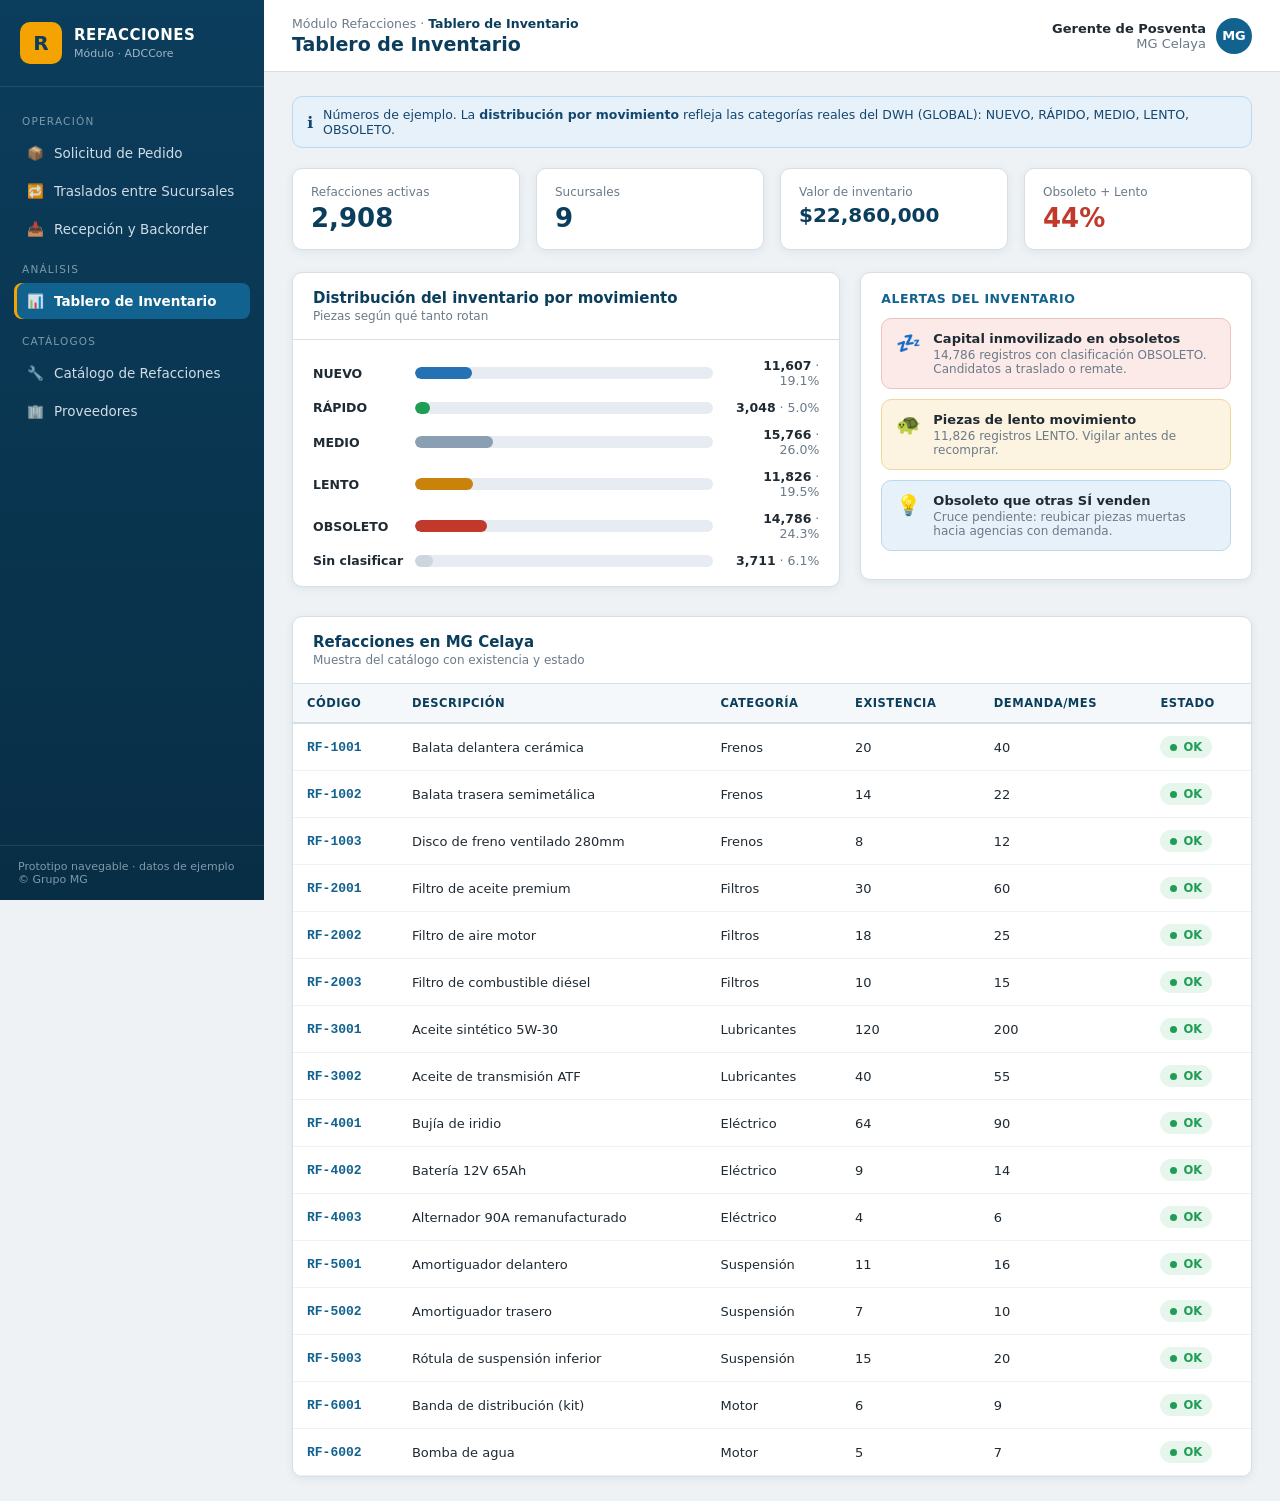
<file: index.html>
<!DOCTYPE html>
<html lang="es">
<head>
<meta charset="UTF-8">
<meta name="viewport" content="width=device-width, initial-scale=1.0">
<title>Módulo Refacciones · ADCCore (Prototipo navegable)</title>
<link rel="stylesheet" href="css/estilos.css">
<link rel="stylesheet" href="css/modulo.css">
</head>
<body>

<!-- ===================== SIDEBAR (menú del módulo dentro de ADCCore) ===================== -->
<aside class="sidebar">
  <div class="brand">
    <div class="logo">R</div>
    <div>
      <h1>REFACCIONES</h1>
      <span>Módulo · ADCCore</span>
    </div>
  </div>
  <nav class="nav" id="nav"><!-- lo genera modulo.js --></nav>
  <div class="sidebar-foot">Prototipo navegable · datos de ejemplo<br>© Grupo MG</div>
</aside>

<!-- ===================== MAIN ===================== -->
<div class="main">
  <div class="topbar">
    <div>
      <div class="crumbs" id="crumbs">Módulo Refacciones</div>
      <h2 id="pageTitle">—</h2>
    </div>
    <div class="user-chip">
      <div style="text-align:right">
        <div style="font-weight:600;color:var(--text)">Gerente de Posventa</div>
        <div id="agenciaLbl">MG Celaya</div>
      </div>
      <div class="avatar">MG</div>
    </div>
  </div>

  <div class="content" id="view"><!-- lo pinta el router --></div>
</div>

<!-- Contenedor para modales (Nueva Solicitud, etc.) -->
<div id="modalRoot"></div>

<!-- ===================== DATOS Y SCRIPTS ===================== -->
<script src="js/config.js"></script>
<script src="data/proveedores.js"></script>
<script src="data/refacciones.js"></script>
<script src="data/pedidos.js"></script>
<script src="js/modulo.js"></script>
</body>
</html>
</file>
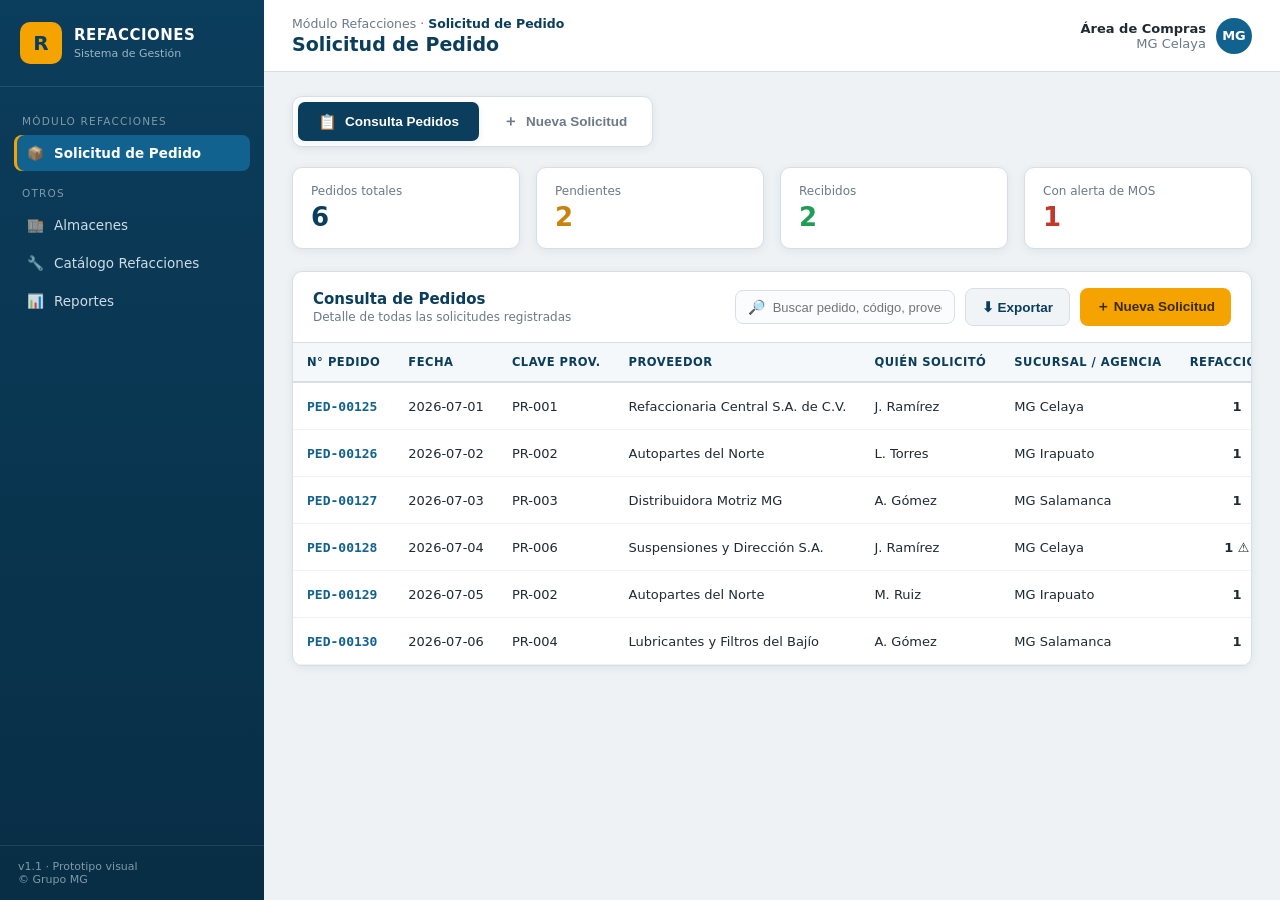
<file: refacciones.html>
<!DOCTYPE html>
<html lang="es">
<head>
<meta charset="UTF-8">
<meta name="viewport" content="width=device-width, initial-scale=1.0">
<title>Módulo Refacciones · Solicitud de Pedido</title>
<link rel="stylesheet" href="css/estilos.css">
</head>
<body>

<!-- ===================== SIDEBAR ===================== -->
<aside class="sidebar">
  <div class="brand">
    <div class="logo">R</div>
    <div>
      <h1>REFACCIONES</h1>
      <span>Sistema de Gestión</span>
    </div>
  </div>
  <nav class="nav">
    <div class="group-title">Módulo Refacciones</div>
    <a class="active" onclick="showModule(this)"><span class="ic">📦</span> Solicitud de Pedido</a>

    <div class="group-title">Otros</div>
    <a><span class="ic">🏬</span> Almacenes</a>
    <a><span class="ic">🔧</span> Catálogo Refacciones</a>
    <a><span class="ic">📊</span> Reportes</a>
  </nav>
  <div class="sidebar-foot">v1.1 · Prototipo visual<br>© Grupo MG</div>
</aside>

<!-- ===================== MAIN ===================== -->
<div class="main">
  <div class="topbar">
    <div>
      <div class="crumbs">Módulo Refacciones · <b>Solicitud de Pedido</b></div>
      <h2>Solicitud de Pedido</h2>
    </div>
    <div class="user-chip">
      <div style="text-align:right">
        <div style="font-weight:600;color:var(--text)">Área de Compras</div>
        <div id="agenciaLbl">Agencia actual</div>
      </div>
      <div class="avatar">MG</div>
    </div>
  </div>

  <div class="content">
    <!-- Pestañas -->
    <div class="tabs">
      <button class="tab active" id="tabConsulta" onclick="switchTab('consulta')"><span class="ic">📋</span> Consulta Pedidos</button>
      <button class="tab" id="tabNueva" onclick="switchTab('nueva')"><span class="ic">＋</span> Nueva Solicitud</button>
    </div>

    <!-- KPIs -->
    <div class="kpis">
      <div class="kpi"><div class="label">Pedidos totales</div><div class="value" id="kpiTot">0</div></div>
      <div class="kpi"><div class="label">Pendientes</div><div class="value warn" id="kpiPen">0</div></div>
      <div class="kpi"><div class="label">Recibidos</div><div class="value ok" id="kpiRec">0</div></div>
      <div class="kpi"><div class="label">Con alerta de MOS</div><div class="value danger" id="kpiMos">0</div></div>
    </div>

    <!-- CONSULTA PEDIDOS -->
    <div class="panel">
      <div class="panel-head">
        <div>
          <h3>Consulta de Pedidos</h3>
          <div class="sub">Detalle de todas las solicitudes registradas</div>
        </div>
        <div class="toolbar">
          <div class="search">
            <span>🔎</span>
            <input type="text" id="tblSearch" placeholder="Buscar pedido, código, proveedor…" oninput="filterTable()">
          </div>
          <button class="btn btn-ghost" onclick="alert('Exportar a Excel (demo)')">⬇ Exportar</button>
          <button class="btn btn-primary" onclick="switchTab('nueva')">＋ Nueva Solicitud</button>
        </div>
      </div>
      <div class="table-wrap">
        <table id="pedidosTable">
          <thead>
            <tr>
              <th>N° Pedido</th><th>Fecha</th><th>Clave Prov.</th><th>Proveedor</th>
              <th>Quién Solicitó</th><th>Sucursal / Agencia</th><th>Refacciones</th><th>Estatus</th>
            </tr>
          </thead>
          <tbody id="pedidosBody"></tbody>
        </table>
      </div>
    </div>
  </div>
</div>

<!-- Autocompletado de proveedores -->
<datalist id="dlProveedores"></datalist>

<!-- ===================== MODAL: NUEVA SOLICITUD ===================== -->
<div class="overlay" id="ovNueva">
  <div class="modal wide">
    <div class="modal-head">
      <div>
        <h3 id="nuevaTitulo">Nueva Solicitud de Pedido</h3>
        <p id="nuevaSub">Agregue una o varias refacciones al pedido</p>
      </div>
      <button class="x" onclick="closeModal()">✕</button>
    </div>

    <div class="modal-body">
      <!-- 1. Datos del proveedor -->
      <div class="section-title">1 · Datos del pedido</div>
      <div class="card-block">
        <div class="form-grid">
          <div class="field">
            <label>Proveedor <span class="req">*</span></label>
            <div class="input-group">
              <input type="text" id="proveedor" list="dlProveedores" placeholder="Escriba el nombre del proveedor…" oninput="onProveedorInput()" autocomplete="off">
              <button class="btn btn-light btn-sm" onclick="abrirCatProveedores()">📖 Catálogo</button>
            </div>
            <div class="hint">Escriba el nombre (autocompleta) o abra el catálogo.</div>
          </div>
          <div class="field">
            <label>Clave Proveedor</label>
            <input type="text" id="claveProv" readonly placeholder="Se completa automáticamente">
          </div>
        </div>
      </div>

      <!-- 2. Agregar refacción -->
      <div class="section-title">2 · Agregar refacción</div>
      <div class="card-block">
        <div class="form-grid">
          <div class="field full">
            <label>Código Refacción <span class="req">*</span></label>
            <div class="input-group">
              <input type="text" id="codigo" placeholder="Escriba el código…" oninput="onCodigoInput()" autocomplete="off">
              <button class="btn btn-light btn-sm" onclick="abrirCatRefacciones()">🔎 Buscar refacción</button>
            </div>
            <div class="hint">¿No conoce el código? Use <b>Buscar refacción</b> para filtrar por descripción, categoría o marca.</div>

            <div class="alert ok"   id="alOk"><span class="ai">✅</span><div id="alOkTxt"></div></div>
            <div class="alert warn" id="alLento"><span class="ai">🐢</span><div id="alLentoTxt"></div></div>
            <div class="alert warn" id="alObs"><span class="ai">💡</span><div id="alObsTxt"></div></div>
          </div>

          <div class="field">
            <label>Descripción</label>
            <input type="text" id="descripcion" readonly placeholder="—">
          </div>
          <div class="field">
            <label>Unidad de Medida</label>
            <input type="text" id="unidad" readonly placeholder="Depende de la refacción">
          </div>

          <div class="field">
            <label>Cantidad <span class="req">*</span></label>
            <input type="number" id="cantidad" min="0" step="1" placeholder="0" oninput="onCantidad()">
          </div>
          <div class="field" style="justify-content:flex-end">
            <button class="btn btn-primary" id="btnAdd" onclick="agregarRenglon()">＋ Agregar al pedido</button>
          </div>

          <!-- MOS meter -->
          <div class="mos-box">
            <div class="top">
              <div>
                <div class="t">Índice MOS (Months of Supply)</div>
                <div class="hint">Máximo permitido: <b>1.50</b></div>
              </div>
              <div class="cur" id="mosCur" style="color:var(--text-soft)">—</div>
            </div>
            <div class="meter">
              <div class="fill" id="mosFill"></div>
              <div class="limit" title="Límite 1.5"></div>
            </div>
            <div class="meter-legend"><span>0</span><span>0.75</span><span style="color:var(--danger);font-weight:700">1.5 (máx)</span><span>2.25</span></div>
            <div class="mos-note" id="mosNote" style="color:var(--text-soft)">Seleccione una refacción y una cantidad.</div>
          </div>
        </div>
      </div>

      <!-- 3. Renglones del pedido -->
      <div class="section-title">3 · Refacciones del pedido (<span id="lineCount">0</span>)</div>
      <div class="card-block" style="padding:0;overflow:hidden">
        <div class="table-wrap">
          <table class="lines-table">
            <thead>
              <tr><th>#</th><th>Código</th><th>Descripción</th><th>U.M.</th><th>Cantidad</th><th>MOS</th><th></th></tr>
            </thead>
            <tbody id="linesBody">
              <tr><td colspan="7" class="empty-lines">Aún no hay refacciones en el pedido.</td></tr>
            </tbody>
          </table>
        </div>
      </div>
    </div>

    <div class="modal-foot">
      <div class="note" id="footNote">Las refacciones con MOS &gt; 1.5 no pueden agregarse.</div>
      <div class="actions">
        <button class="btn btn-ghost" onclick="closeModal()">Cancelar</button>
        <button class="btn btn-primary" id="btnSave" onclick="guardarPedido()">✓ Registrar Pedido</button>
      </div>
    </div>
  </div>
</div>

<!-- ===================== MODAL: CATÁLOGO PROVEEDORES ===================== -->
<div class="overlay" id="ovProv">
  <div class="modal">
    <div class="modal-head">
      <div><h3>Catálogo de Proveedores</h3><p>Seleccione un proveedor</p></div>
      <button class="x" onclick="cerrar('ovProv')">✕</button>
    </div>
    <div class="modal-body">
      <div class="filters">
        <div class="search"><span>🔎</span><input type="text" id="provSearch" placeholder="Buscar por clave, nombre o RFC…" oninput="renderCatProv()"></div>
      </div>
      <div class="cat-table-wrap">
        <table class="cat-table">
          <thead><tr><th>Clave</th><th>Descripción / Nombre</th><th>RFC</th><th>Contacto</th></tr></thead>
          <tbody id="provCatBody"></tbody>
        </table>
      </div>
    </div>
  </div>
</div>

<!-- ===================== MODAL: CATÁLOGO REFACCIONES ===================== -->
<div class="overlay" id="ovRef">
  <div class="modal wide">
    <div class="modal-head">
      <div><h3>Buscar Refacción</h3><p>Filtre y seleccione la refacción</p></div>
      <button class="x" onclick="cerrar('ovRef')">✕</button>
    </div>
    <div class="modal-body">
      <div class="filters">
        <div class="search"><span>🔎</span><input type="text" id="refSearch" placeholder="Buscar por código, descripción o marca…" oninput="renderCatRef()"></div>
        <select id="refCat" onchange="renderCatRef()"><option value="">Todas las categorías</option></select>
      </div>
      <div class="cat-table-wrap">
        <table class="cat-table">
          <thead><tr><th>Código</th><th>Descripción</th><th>Categoría</th><th>Marca</th><th>U.M.</th><th>Estado (agencia actual)</th></tr></thead>
          <tbody id="refCatBody"></tbody>
        </table>
      </div>
    </div>
  </div>
</div>

<!-- ===================== MODAL: DETALLE DE PEDIDO ===================== -->
<div class="overlay" id="ovDetalle">
  <div class="modal wide">
    <div class="modal-head">
      <div><h3>Detalle del Pedido <span id="detTitulo" class="mono"></span></h3><p>Refacciones incluidas en el pedido</p></div>
      <button class="x" onclick="cerrar('ovDetalle')">✕</button>
    </div>
    <div class="modal-body">
      <div class="det-info" id="detInfo"></div>
      <div class="table-wrap">
        <table class="lines-table">
          <thead>
            <tr><th>Código</th><th>Descripción</th><th>U. Medida</th><th>Cant.</th><th>MOS</th><th>Estatus</th></tr>
          </thead>
          <tbody id="detBody"></tbody>
        </table>
      </div>
    </div>
    <div class="modal-foot">
      <div class="note">Editar reabre el pedido para modificar proveedor y refacciones.</div>
      <div class="actions">
        <button class="btn btn-ghost" onclick="cerrar('ovDetalle')">Cerrar</button>
        <button class="btn btn-primary" onclick="abrirEdicion(detActual)">✏ Editar pedido</button>
      </div>
    </div>
  </div>
</div>

<!-- ===================== SCRIPTS ===================== -->
<script src="js/config.js"></script>
<script src="data/proveedores.js"></script>
<script src="data/refacciones.js"></script>
<script src="data/pedidos.js"></script>
<script src="js/app.js"></script>
</body>
</html>
</file>
<file: css/estilos.css>
:root {
  --brand:        #0b3d5c;
  --brand-2:      #12628f;
  --brand-accent: #f4a300;
  --bg:           #eef2f5;
  --surface:      #ffffff;
  --border:       #d7dee5;
  --text:         #1f2a33;
  --text-soft:    #6b7a88;
  --ok:           #1f9d55;
  --ok-bg:        #e6f6ec;
  --warn:         #c9820a;
  --warn-bg:      #fdf3e1;
  --danger:       #c0392b;
  --danger-bg:    #fbeae8;
  --info:         #2472b3;
  --info-bg:      #e7f1fa;
  --shadow:       0 2px 8px rgba(11,61,92,.08);
  --shadow-lg:    0 12px 40px rgba(11,61,92,.22);
  --radius:       10px;
}

* { box-sizing: border-box; margin: 0; padding: 0; }

body {
  font-family: "Segoe UI", Roboto, system-ui, sans-serif;
  background: var(--bg);
  color: var(--text);
  display: flex;
  min-height: 100vh;
  font-size: 14px;
}

/* ============ SIDEBAR ============ */
.sidebar {
  width: 264px;
  background: linear-gradient(180deg, var(--brand) 0%, #082e45 100%);
  color: #dfe8ef;
  display: flex;
  flex-direction: column;
  flex-shrink: 0;
  position: sticky;
  top: 0;
  height: 100vh;
}
.brand {
  padding: 22px 20px;
  display: flex;
  align-items: center;
  gap: 12px;
  border-bottom: 1px solid rgba(255,255,255,.1);
}
.brand .logo {
  width: 42px; height: 42px;
  border-radius: 10px;
  background: var(--brand-accent);
  color: var(--brand);
  display: grid; place-items: center;
  font-weight: 800; font-size: 20px;
  flex-shrink: 0;
}
.brand h1 { font-size: 15px; letter-spacing: .5px; color: #fff; }
.brand span { font-size: 11px; color: #9db4c5; }

.nav { padding: 14px 10px; flex: 1; overflow-y: auto; }
.nav .group-title {
  font-size: 10.5px; letter-spacing: 1.2px; text-transform: uppercase;
  color: #7f99ac; padding: 14px 12px 6px;
}
.nav a {
  display: flex; align-items: center; gap: 10px;
  padding: 10px 12px; margin: 2px 4px;
  border-radius: 8px;
  color: #cfdce6; text-decoration: none;
  font-size: 13.5px; cursor: pointer;
  transition: background .15s, color .15s;
}
.nav a .ic { width: 18px; text-align: center; opacity: .85; }
.nav a:hover { background: rgba(255,255,255,.08); color: #fff; }
.nav a.active {
  background: var(--brand-2); color: #fff; font-weight: 600;
  box-shadow: inset 3px 0 0 var(--brand-accent);
}
.sidebar-foot {
  padding: 14px 18px; font-size: 11px; color: #7f99ac;
  border-top: 1px solid rgba(255,255,255,.1);
}

/* ============ MAIN ============ */
.main { flex: 1; display: flex; flex-direction: column; min-width: 0; }

.topbar {
  background: var(--surface);
  border-bottom: 1px solid var(--border);
  padding: 16px 28px;
  display: flex; align-items: center; justify-content: space-between;
  position: sticky; top: 0; z-index: 20;
}
.crumbs { font-size: 12.5px; color: var(--text-soft); }
.crumbs b { color: var(--brand); }
.topbar h2 { font-size: 19px; color: var(--brand); margin-top: 2px; }
.user-chip {
  display: flex; align-items: center; gap: 10px;
  font-size: 13px; color: var(--text-soft);
}
.user-chip .avatar {
  width: 36px; height: 36px; border-radius: 50%;
  background: var(--brand-2); color: #fff;
  display: grid; place-items: center; font-weight: 700;
}

.content { padding: 24px 28px; }

/* KPI cards */
.kpis { display: grid; grid-template-columns: repeat(4, 1fr); gap: 16px; margin-bottom: 22px; }
.kpi {
  background: var(--surface); border: 1px solid var(--border);
  border-radius: var(--radius); padding: 16px 18px; box-shadow: var(--shadow);
}
.kpi .label { font-size: 12px; color: var(--text-soft); }
.kpi .value { font-size: 26px; font-weight: 700; color: var(--brand); margin-top: 4px; }
.kpi .value.warn { color: var(--warn); }
.kpi .value.danger { color: var(--danger); }
.kpi .value.ok { color: var(--ok); }

/* Panel */
.panel {
  background: var(--surface); border: 1px solid var(--border);
  border-radius: var(--radius); box-shadow: var(--shadow); overflow: hidden;
}
.panel-head {
  padding: 16px 20px; border-bottom: 1px solid var(--border);
  display: flex; align-items: center; justify-content: space-between; gap: 12px;
  flex-wrap: wrap;
}
.panel-head h3 { font-size: 15px; color: var(--brand); }
.panel-head .sub { font-size: 12px; color: var(--text-soft); margin-top: 2px; }

.toolbar { display: flex; gap: 10px; align-items: center; flex-wrap: wrap; }
.search {
  display: flex; align-items: center; gap: 8px;
  border: 1px solid var(--border); border-radius: 8px;
  padding: 8px 12px; background: #fafcfd; min-width: 220px;
}
.search input { border: none; outline: none; background: transparent; font-size: 13px; width: 100%; }

/* Buttons */
.btn {
  border: none; border-radius: 8px; padding: 10px 16px;
  font-size: 13.5px; font-weight: 600; cursor: pointer;
  display: inline-flex; align-items: center; gap: 8px;
  transition: filter .15s, transform .05s;
}
.btn:active { transform: translateY(1px); }
.btn:disabled { opacity: .5; cursor: not-allowed; }
.btn-primary { background: var(--brand-accent); color: #3a2a00; }
.btn-primary:hover:not(:disabled) { filter: brightness(1.05); }
.btn-ghost { background: #f0f4f7; color: var(--brand); border: 1px solid var(--border); }
.btn-ghost:hover { background: #e6edf2; }
.btn-light { background: #eef2f5; color: var(--text); white-space: nowrap; }
.btn-sm { padding: 7px 12px; font-size: 12.5px; }
.btn-danger { background: var(--danger-bg); color: var(--danger); }
.btn-danger:hover { filter: brightness(.97); }

/* Table */
.table-wrap { overflow-x: auto; }
table { width: 100%; border-collapse: collapse; font-size: 13px; }
#pedidosTable { min-width: 820px; }
#pedidosTable tbody tr { cursor: pointer; }
#pedidosTable tbody tr:hover { background: #eaf3fa; }
thead th {
  background: #f5f8fa; color: var(--brand);
  text-align: left; padding: 12px 14px;
  font-size: 11.5px; text-transform: uppercase; letter-spacing: .5px;
  border-bottom: 2px solid var(--border); white-space: nowrap;
}
tbody td { padding: 12px 14px; border-bottom: 1px solid #eef2f5; vertical-align: middle; white-space: nowrap; }
tbody tr:hover { background: #f8fbfd; }
td .muted { color: var(--text-soft); font-size: 12px; }
.mono { font-family: "Consolas", monospace; font-weight: 600; color: var(--brand-2); }

/* Status pills */
.pill {
  display: inline-flex; align-items: center; gap: 6px;
  padding: 4px 10px; border-radius: 999px; font-size: 11.5px; font-weight: 600;
}
.pill::before { content: ""; width: 7px; height: 7px; border-radius: 50%; background: currentColor; }
.pill.pen { background: var(--warn-bg); color: var(--warn); }
.pill.apr { background: var(--info-bg); color: var(--info); }
.pill.rec { background: var(--ok-bg); color: var(--ok); }
.pill.can { background: var(--danger-bg); color: var(--danger); }
.pill.ok  { background: var(--ok-bg); color: var(--ok); }
.pill.warn{ background: var(--warn-bg); color: var(--warn); }
.pill.dgr { background: var(--danger-bg); color: var(--danger); }

/* MOS bar in table */
.mos-cell { display: flex; align-items: center; gap: 8px; }
.mos-track { width: 74px; height: 8px; border-radius: 4px; background: #e6ecf1; overflow: hidden; position: relative; }
.mos-fill { height: 100%; border-radius: 4px; }
.mos-val { font-size: 12px; font-weight: 700; min-width: 30px; }

/* Tabs dentro de la ventana */
.tabs {
  display: flex; gap: 4px; background: var(--surface);
  border: 1px solid var(--border); border-radius: 10px;
  padding: 5px; margin-bottom: 20px; box-shadow: var(--shadow);
  width: fit-content;
}
.tab {
  border: none; background: transparent; cursor: pointer;
  padding: 10px 20px; border-radius: 7px;
  font-size: 13.5px; font-weight: 600; color: var(--text-soft);
  display: inline-flex; align-items: center; gap: 8px;
  transition: background .15s, color .15s;
}
.tab:hover { color: var(--brand); background: #f0f4f7; }
.tab.active { background: var(--brand); color: #fff; box-shadow: var(--shadow); }
.tab .ic { font-size: 15px; }

/* ============ MODAL ============ */
.overlay {
  position: fixed; inset: 0; background: rgba(8,30,45,.55);
  display: none; align-items: flex-start; justify-content: center;
  padding: 40px 16px; z-index: 100; overflow-y: auto;
}
.overlay.open { display: flex; }
.modal {
  background: var(--surface); width: 100%; max-width: 760px;
  border-radius: 14px; box-shadow: var(--shadow-lg);
  animation: pop .18s ease; overflow: hidden;
}
.modal.wide { max-width: 900px; }
@keyframes pop { from { opacity: 0; transform: translateY(-12px) scale(.98); } to { opacity: 1; } }
.modal-head {
  background: linear-gradient(90deg, var(--brand), var(--brand-2));
  color: #fff; padding: 18px 22px;
  display: flex; align-items: center; justify-content: space-between;
}
.modal-head h3 { font-size: 16px; }
.modal-head p { font-size: 12px; color: #b9d0e0; margin-top: 2px; }
.modal-head .x { background: rgba(255,255,255,.15); border: none; color: #fff; width: 32px; height: 32px; border-radius: 8px; font-size: 18px; cursor: pointer; }
.modal-head .x:hover { background: rgba(255,255,255,.28); }

.modal-body { padding: 22px; max-height: 68vh; overflow-y: auto; }

/* Section title inside modal */
.section-title {
  font-size: 12px; font-weight: 700; text-transform: uppercase; letter-spacing: .6px;
  color: var(--brand-2); margin: 4px 0 12px; display: flex; align-items: center; gap: 8px;
}
.section-title::after { content: ""; flex: 1; height: 1px; background: var(--border); }
.card-block { border: 1px solid var(--border); border-radius: 10px; padding: 16px; background: #fafcfd; margin-bottom: 18px; }

.form-grid { display: grid; grid-template-columns: 1fr 1fr; gap: 16px; }
.field { display: flex; flex-direction: column; gap: 6px; }
.field.full { grid-column: 1 / -1; }
.field label { font-size: 12.5px; font-weight: 600; color: var(--text); }
.field label .req { color: var(--danger); }
.field input, .field select {
  padding: 10px 12px; border: 1px solid var(--border); border-radius: 8px;
  font-size: 13.5px; outline: none; background: #fff; transition: border .15s, box-shadow .15s;
  width: 100%;
}
.field input:focus, .field select:focus { border-color: var(--brand-2); box-shadow: 0 0 0 3px rgba(18,98,143,.12); }
.field input:read-only { background: #f4f7f9; color: var(--text-soft); }
.input-group { display: flex; gap: 8px; }
.input-group input { flex: 1; }
.hint { font-size: 11.5px; color: var(--text-soft); }

/* Inline alert (obsoleto / lento / found) */
.alert {
  display: none; gap: 10px; padding: 12px 14px; border-radius: 9px;
  font-size: 12.5px; line-height: 1.5; margin-top: 8px; border: 1px solid transparent;
}
.alert.show { display: flex; }
.alert .ai { font-size: 18px; flex-shrink: 0; }
.alert.ok   { background: var(--ok-bg);   color: #14603a; border-color: #bce3ca; }
.alert.warn { background: var(--warn-bg);  color: #8a5a04; border-color: #f2d79a; }
.alert.dgr  { background: var(--danger-bg);color: #8a231a; border-color: #eec2bd; }
.alert.info { background: var(--info-bg);  color: #14476f; border-color: #bcd8ee; }
.alert b { display: block; margin-bottom: 2px; }
.alert ul { margin: 6px 0 0 18px; }

/* MOS meter in modal */
.mos-box { grid-column: 1 / -1; border: 1px solid var(--border); border-radius: 10px; padding: 14px 16px; background: #fff; }
.mos-box .top { display: flex; justify-content: space-between; align-items: baseline; margin-bottom: 10px; }
.mos-box .top .t { font-size: 12.5px; font-weight: 600; }
.mos-box .top .cur { font-size: 15px; font-weight: 800; }
.meter { height: 14px; border-radius: 8px; background: #e6ecf1; position: relative; overflow: hidden; }
.meter .fill { height: 100%; width: 0; border-radius: 8px; transition: width .3s, background .3s; }
.meter .limit { position: absolute; top: -4px; bottom: -4px; width: 2px; background: var(--danger); left: 66.6%; }
.meter-legend { display: flex; justify-content: space-between; font-size: 10.5px; color: var(--text-soft); margin-top: 5px; }
.mos-note { font-size: 11.5px; margin-top: 8px; font-weight: 600; }

/* Tabla de renglones del pedido */
.lines-table { min-width: 100%; font-size: 12.5px; }
.lines-table th { padding: 9px 10px; font-size: 10.5px; }
.lines-table td { padding: 9px 10px; white-space: nowrap; }
.empty-lines { text-align: center; color: var(--text-soft); padding: 22px; font-size: 12.5px; }

.modal-foot {
  padding: 16px 22px; border-top: 1px solid var(--border);
  display: flex; justify-content: space-between; align-items: center; gap: 12px;
  background: #fafcfd;
}
.modal-foot .note { font-size: 11.5px; color: var(--text-soft); }
.modal-foot .actions { display: flex; gap: 10px; }

/* Catálogo (buscador) modal */
.filters { display: flex; gap: 10px; flex-wrap: wrap; margin-bottom: 14px; }
.filters .search { flex: 1; min-width: 200px; }
.filters select { padding: 9px 12px; border: 1px solid var(--border); border-radius: 8px; font-size: 13px; outline: none; background: #fff; }
.cat-table-wrap { max-height: 46vh; overflow-y: auto; border: 1px solid var(--border); border-radius: 8px; }
.cat-table { font-size: 13px; }
.cat-table thead th { position: sticky; top: 0; z-index: 2; }
.cat-table tbody tr { cursor: pointer; }
.cat-table tbody tr:hover { background: #eaf3fa; }
.badge { display:inline-block; padding: 2px 8px; border-radius: 6px; font-size: 11px; font-weight: 600; background: #eef2f5; color: var(--text-soft); }

/* Detalle de pedido: bloque de datos del encabezado */
.det-info { display: grid; grid-template-columns: repeat(auto-fit, minmax(160px, 1fr)); gap: 10px; margin-bottom: 18px; }
.det-info > div { display: flex; flex-direction: column; gap: 3px; background: #f8fbfd; border: 1px solid var(--border); border-radius: 8px; padding: 8px 12px; }
.det-info span { font-size: 10.5px; color: var(--text-soft); text-transform: uppercase; letter-spacing: .04em; }
.det-info b { font-size: 13px; color: var(--text); }

@media (max-width: 860px) {
  .sidebar { display: none; }
  .kpis { grid-template-columns: repeat(2,1fr); }
  .form-grid { grid-template-columns: 1fr; }
}
</file>
<file: css/modulo.css>
/* ============================================================
   modulo.css — estilos NUEVOS del prototipo navegable.
   Reutiliza el sistema de diseño de estilos.css (variables,
   .panel, .kpi, .btn, .pill, tablas…) y solo agrega lo que
   hace falta para las pantallas nuevas.
   ============================================================ */

/* Banner "esto es de ejemplo / solo lectura" */
.demo-banner {
  display: flex; align-items: center; gap: 10px;
  background: var(--info-bg); color: #14476f;
  border: 1px solid #bcd8ee; border-radius: 10px;
  padding: 10px 14px; font-size: 12.5px; margin-bottom: 20px;
}
.demo-banner .ai { font-size: 16px; }

/* Encabezado / intro de cada pantalla */
.page-intro {
  background: var(--surface); border: 1px solid var(--border);
  border-radius: var(--radius); box-shadow: var(--shadow);
  padding: 18px 20px; margin-bottom: 20px;
}
.page-intro p { color: var(--text-soft); font-size: 13px; line-height: 1.6; margin-top: 4px; }
.page-intro h3 { color: var(--brand); font-size: 15px; }

/* Rejillas utilitarias */
.grid-2 { display: grid; grid-template-columns: 1fr 1fr; gap: 20px; align-items: start; }
.grid-2.wide-left { grid-template-columns: 1.4fr 1fr; }
.mt { margin-top: 20px; }
.spacer { height: 20px; }

/* KPIs con 3 columnas cuando aplique */
.kpis.k3 { grid-template-columns: repeat(3, 1fr); }
.kpi .value.small { font-size: 20px; }

/* Barras de distribución (Tablero de inventario) */
.bars { display: flex; flex-direction: column; gap: 12px; }
.bar-row { display: grid; grid-template-columns: 92px 1fr 96px; align-items: center; gap: 10px; font-size: 12.5px; }
.bar-row .lbl { font-weight: 600; }
.bar-track { height: 12px; border-radius: 7px; background: #e6ecf1; overflow: hidden; }
.bar-fill { height: 100%; border-radius: 7px; }
.bar-row .num { text-align: right; color: var(--text-soft); }
.bar-row .num b { color: var(--text); }

/* Tarjetas de alerta pequeñas */
.mini-alert { display: flex; gap: 12px; align-items: flex-start; padding: 12px 14px; border-radius: 10px; border: 1px solid var(--border); background: #fafcfd; margin-bottom: 10px; }
.mini-alert .ic { font-size: 20px; flex-shrink: 0; }
.mini-alert .t { font-weight: 700; font-size: 13px; }
.mini-alert .d { font-size: 12px; color: var(--text-soft); margin-top: 2px; }
.mini-alert.dgr { background: var(--danger-bg); border-color: #eec2bd; }
.mini-alert.warn { background: var(--warn-bg); border-color: #f2d79a; }
.mini-alert.info { background: var(--info-bg); border-color: #bcd8ee; }

/* Lista "qué mostrará esta pantalla" (placeholders informativos) */
.feature { background: var(--surface); border: 1px solid var(--border); border-radius: var(--radius); box-shadow: var(--shadow); padding: 18px 20px; }
.feature h4 { color: var(--brand-2); font-size: 12.5px; text-transform: uppercase; letter-spacing: .5px; margin-bottom: 12px; }
.feature ul { list-style: none; display: flex; flex-direction: column; gap: 10px; }
.feature li { display: flex; gap: 10px; font-size: 13px; line-height: 1.5; align-items: flex-start; }
.feature li::before { content: "▸"; color: var(--brand-accent); font-weight: 700; }
.feature li b { color: var(--text); }

.tag-must { display:inline-block; margin-left:6px; padding:1px 7px; border-radius:6px; font-size:10.5px; font-weight:700; background: var(--danger-bg); color: var(--danger); vertical-align: middle; }
.tag-nice { display:inline-block; margin-left:6px; padding:1px 7px; border-radius:6px; font-size:10.5px; font-weight:700; background: var(--info-bg); color: var(--info); vertical-align: middle; }

/* Píldora neutral extra (clasificación MEDIO / NUEVO) */
.pill.neu { background: #eef2f5; color: var(--text-soft); }
.pill.info { background: var(--info-bg); color: var(--info); }

/* Gráfica falsa de barras verticales (Reportes) */
.chart-fake { display: flex; align-items: flex-end; gap: 12px; height: 180px; padding: 10px 4px 0; }
.chart-fake .col { flex: 1; display: flex; flex-direction: column; align-items: center; gap: 6px; height: 100%; justify-content: flex-end; }
.chart-fake .col .bar { width: 100%; max-width: 42px; border-radius: 6px 6px 0 0; background: linear-gradient(180deg, var(--brand-2), var(--brand)); }
.chart-fake .col .cap { font-size: 11px; color: var(--text-soft); }

/* Cuadrícula de tipos de reporte */
.report-grid { display: grid; grid-template-columns: repeat(auto-fill, minmax(220px, 1fr)); gap: 14px; }
.report-card { border: 1px solid var(--border); border-radius: 10px; padding: 16px; background: #fafcfd; cursor: pointer; transition: box-shadow .15s, transform .05s; }
.report-card:hover { box-shadow: var(--shadow); transform: translateY(-1px); }
.report-card .ic { font-size: 22px; }
.report-card .t { font-weight: 700; font-size: 13.5px; margin-top: 8px; color: var(--brand); }
.report-card .d { font-size: 12px; color: var(--text-soft); margin-top: 4px; line-height: 1.5; }

@media (max-width: 980px) {
  .grid-2, .grid-2.wide-left { grid-template-columns: 1fr; }
  .kpis.k3 { grid-template-columns: 1fr; }
}
</file>
